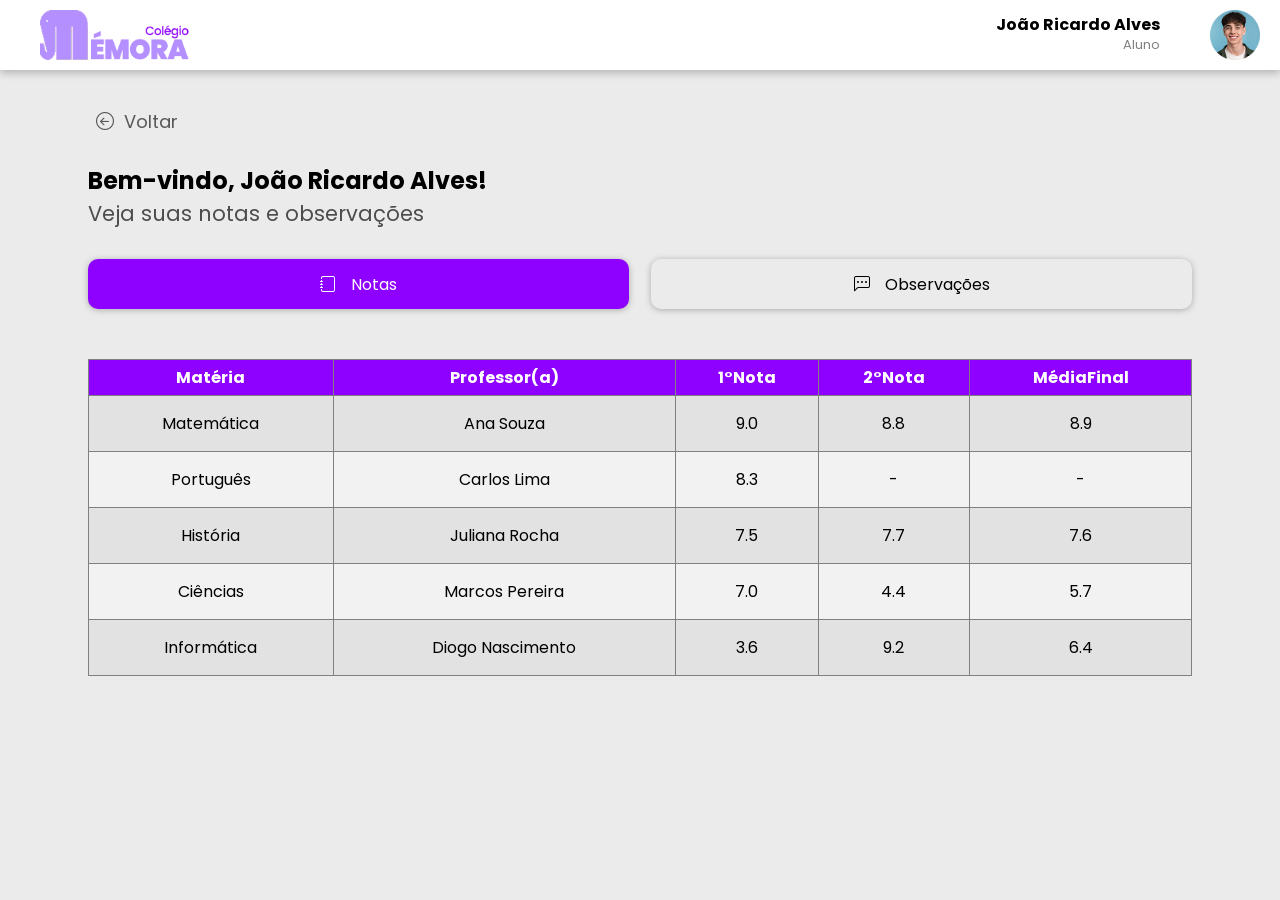
<file: src/main/webapp/Aluno/notasAluno.html>
<!DOCTYPE html>
<html lang="en">

<head>
    <meta charset="UTF-8">
    <meta name="viewport" content="width=device-width, initial-scale=1.0">
    <title>Colégio Mémora</title>
    <link rel="stylesheet" href="notasAluno.css">
    <link rel="preconnect" href="https://fonts.googleapis.com">
    <link rel="preconnect" href="https://fonts.gstatic.com" crossorigin>
    <link href="https://fonts.googleapis.com/css2?family=Poppins:wght@300;400;500;600&display=swap" rel="stylesheet">
    <link rel="stylesheet" href="https://cdn.jsdelivr.net/npm/bootstrap-icons@1.13.1/font/bootstrap-icons.min.css">
</head>

<body>

    <header>
        <img src="/src/main/webapp/WEB-INF/assets/logo.png" alt="logo do colégio Mémora" id="logo">

        <div id="info-aluno">
            <div id="nome_classe">
                <p class="text-nome">João Ricardo Alves</p>
                <p class="text-aluno">Aluno</p>
            </div>
            <img src="/src/main/webapp/WEB-INF/assets/Ellipse 9.png" alt="foto de perfil do aluno" id="perfil">
        </div>

    </header>
    <main>
        <a href=""> <!-- Colocar o link para a landing page -->
            <div id="btn-voltar">
                <i class="bi bi-arrow-left-circle"></i>
                <p>Voltar</p>
            </div>
        </a>
        <section id="apresentacao_informacoes">

            <h1 class="titulo-text">Bem-vindo, João Ricardo Alves!</h1>
            <p class="subtitulo-text">Veja suas notas e observações</p>

            <div class="options">
                <div id="aba-notas">
                    <i class="bi bi-journal"></i>
                    <p>Notas</p>
                </div>
                <a href="/src/main/webapp/WEB-INF/Aluno/observacoesAluno.html">
                    <div id="aba-observações">
                        <i class="bi bi-chat-left-dots"></i>
                        <p>Observações</p>
                    </div>
                </a>
            </div>

        </section>

        <section id="table-container">
            <table border="">
                <thead>
                    <tr>
                        <th>
                            <p>Matéria</p>
                        </th>
                        <th>
                            <p>Professor(a)</p>
                        </th>
                        <th>
                            <p>1°Nota</p>
                        </th>
                        <th>
                            <p>2°Nota</p>
                        </th>
                        <th>
                            <p>MédiaFinal</p>
                        </th>
                    </tr>
                </thead>
                <tbody>
                    <tr>
                        <td>
                            <p>Matemática</p>
                        </td>
                        <td>
                            <p>Ana Souza</p>
                        </td>
                        <td>
                            <p>9.0</p>
                        </td>
                        <td>
                            <p>8.8</p>
                        </td>
                        <td>
                            <p>8.9</p>
                        </td>
                    </tr>
                    <tr>
                        <td>
                            <p>Português</p>
                        </td>
                        <td>
                            <p>Carlos Lima</p>
                        </td>
                        <td>
                            <p>8.3</p>
                        </td>
                        <td>
                            <p>-</p>
                        </td>
                        <td>
                            <p>-</p>
                        </td>
                    </tr>
                    <tr>
                        <td>
                            <p>História</p>
                        </td>
                        <td>
                            <p>Juliana Rocha</p>
                        </td>
                        <td>
                            <p>7.5</p>
                        </td>
                        <td>
                            <p>7.7</p>
                        </td>
                        <td>
                            <p>7.6</p>
                        </td>
                    </tr>
                    <tr>
                        <td>
                            <p>Ciências</p>
                        </td>
                        <td>
                            <p>Marcos Pereira</p>
                        </td>
                        <td>
                            <p>7.0</p>
                        </td>
                        <td>
                            <p>4.4</p>
                        </td>
                        <td>
                            <p>5.7</p>
                        </td>
                    </tr>
                    <tr>
                        <td>
                            <p>Informática</p>
                        </td>
                        <td>
                            <p>Diogo Nascimento</p>
                        </td>
                        <td>
                            <p>3.6</p>
                        </td>
                        <td>
                            <p>9.2</p>
                        </td>
                        <td>
                            <p>6.4</p>
                        </td>
                    </tr>
                </tbody>


            </table>
        </section>
    </main>

</body>

</html>
</file>
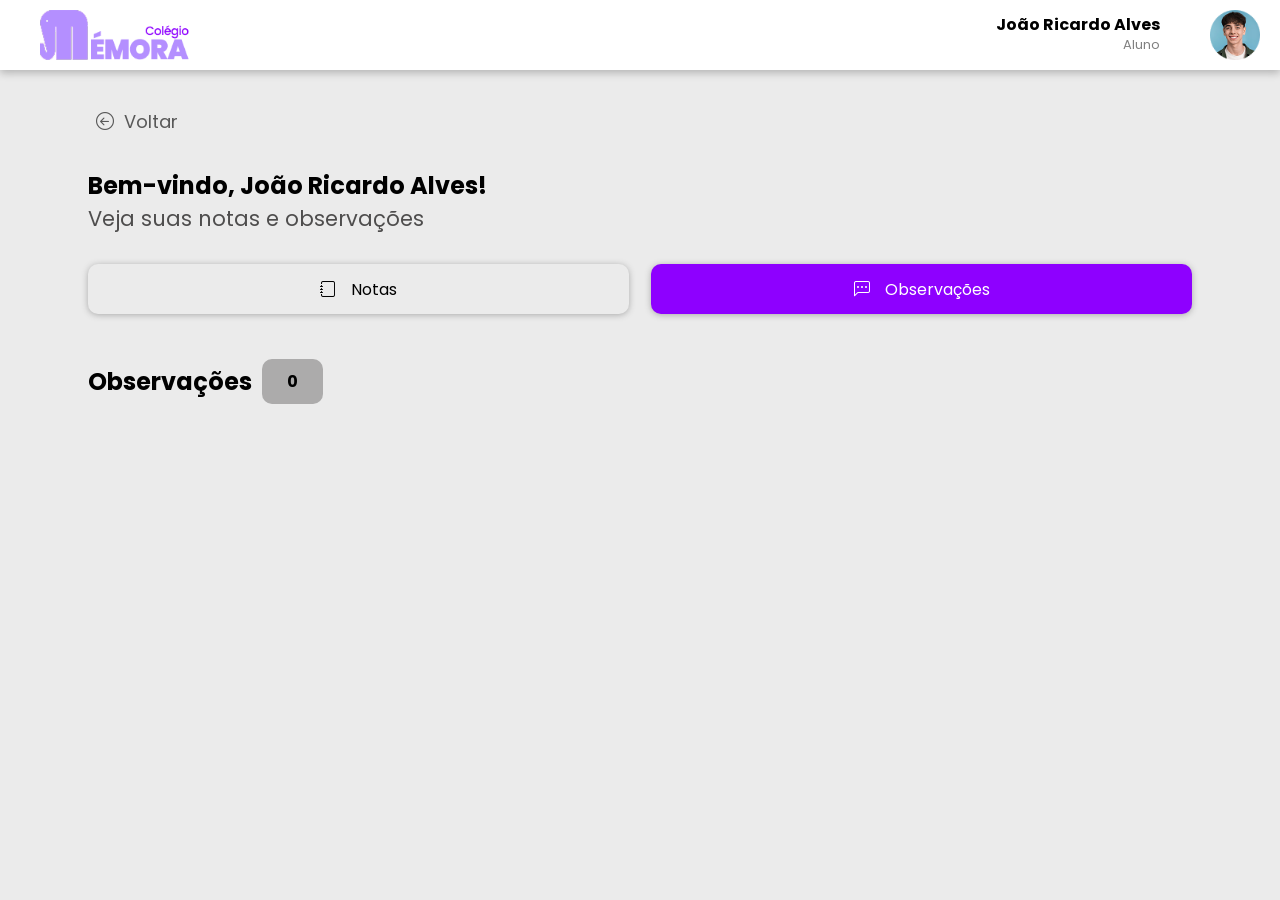
<file: src/main/webapp/Aluno/observacoesAluno.html>
<!DOCTYPE html>
<html lang="en">

<head>
    <meta charset="UTF-8">
    <meta name="viewport" content="width=device-width, initial-scale=1.0">
    <title>Colégio Mémora</title>
    <link rel="stylesheet" href="observacoesAluno.css">
    <link rel="preconnect" href="https://fonts.googleapis.com">
    <link rel="preconnect" href="https://fonts.gstatic.com" crossorigin>
    <link href="https://fonts.googleapis.com/css2?family=Poppins:wght@300;400;500;600&display=swap" rel="stylesheet">
    <link rel="stylesheet" href="https://cdn.jsdelivr.net/npm/bootstrap-icons@1.13.1/font/bootstrap-icons.min.css">
</head>

<body>

    <header>
        <img src="/src/main/webapp/WEB-INF/assets/logo.png" alt="logo do colégio Mémora" id="logo">

        <div id="info-aluno">
            <div id="nome_classe">
                <p class="text-nome">João Ricardo Alves</p>
                <p class="text-aluno">Aluno</p>
            </div>
            <img src="/src/main/webapp/WEB-INF/assets/Ellipse 9.png" alt="foto de perfil do aluno" id="perfil">
        </div>

    </header>

    <main>
        <a href=""> <!-- Colocar o link para a landing page -->
            <div id="btn-voltar">
                <i class="bi bi-arrow-left-circle"></i>
                <p>Voltar</p>
            </div>
        </a>
        <section id="apresentacao_informacoes">
            <h1 class="titulo-text">Bem-vindo, João Ricardo Alves!</h1>
            <p class="subtitulo-text">Veja suas notas e observações</p>

            <div class="options">
                <a href="/src/main/webapp/WEB-INF/Aluno/notasAluno.html">
                    <div id="aba-notas">
                        <i class="bi bi-journal"></i>
                        <p>Notas</p>
                    </div>
                </a>
                <div id="aba-observações">
                    <i class="bi bi-chat-left-dots"></i>
                    <p>Observações</p>
                </div>
            </div>
        </section>

        <section id="titulo-observacoes">
            <h2>Observações</h2>
            <div class="quantidade">
                <p id="contador-obs">0</p>
            </div>
        </section>

        <section id="container-observacoes"></section>
    </main>
</body>

</html>
</file>
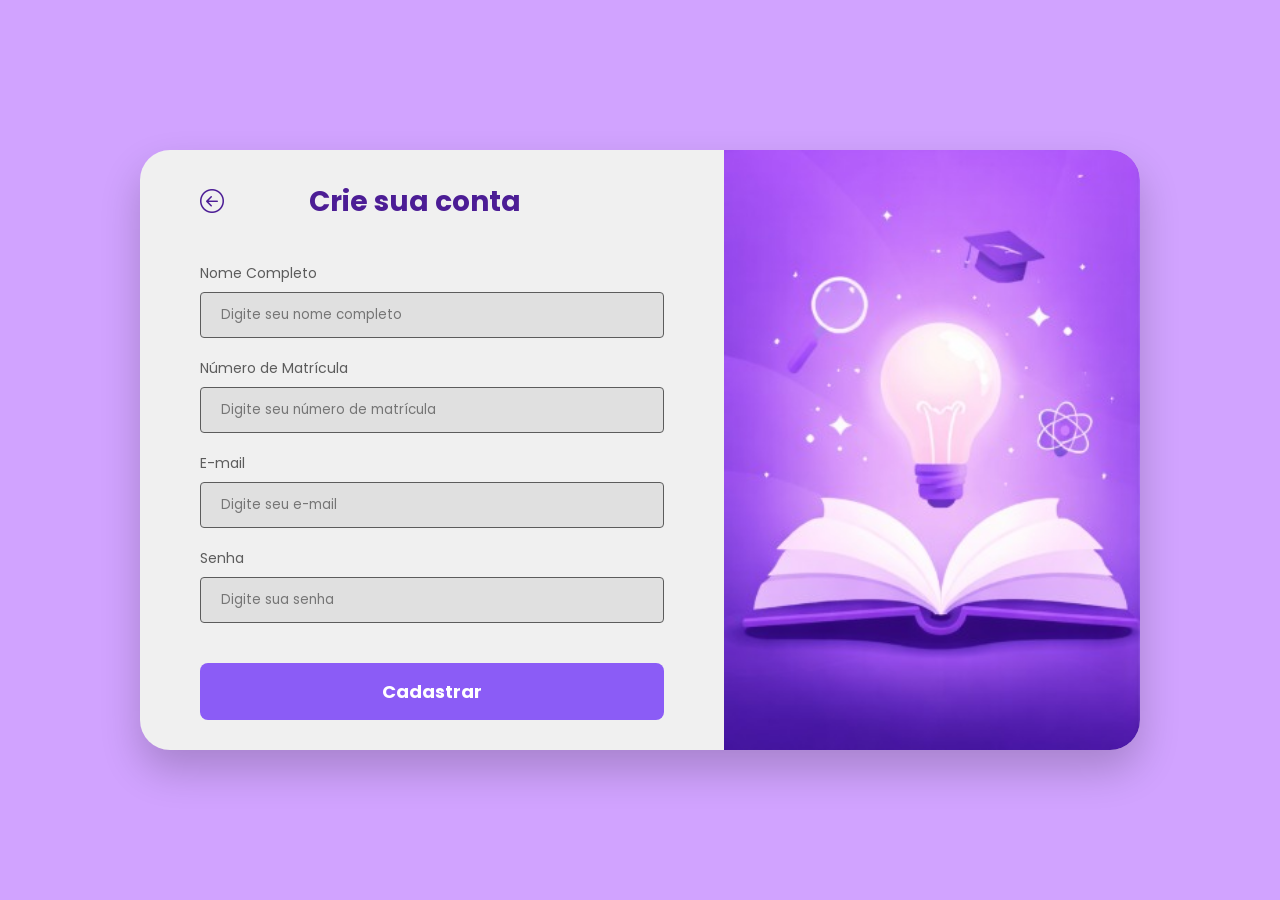
<file: src/main/webapp/Cadastro/cadastro.html>
<!DOCTYPE html>
<html lang="en">

<head>
    <meta charset="UTF-8">
    <meta name="viewport" content="width=device-width, initial-scale=1.0">
    <link rel="stylesheet" href="cadastro.css">
    <title>Sign-in</title>
    <link rel="preconnect" href="https://fonts.googleapis.com">
    <link rel="preconnect" href="https://fonts.gstatic.com" crossorigin>
    <link
        href="https://fonts.googleapis.com/css2?family=Poppins:ital,wght@0,100;0,200;0,300;0,400;0,500;0,600;0,700;0,800;0,900;1,100;1,200;1,300;1,400;1,500;1,600;1,700;1,800;1,900&display=swap"
        rel="stylesheet">
    <link rel="stylesheet" href="https://cdn.jsdelivr.net/npm/bootstrap-icons@1.13.1/font/bootstrap-icons.min.css">
</head>

<body>
    <div class="container">
        <div class="sign-in">
            <div class="header-form">
                <a href="/src/main/webapp/WEB-INF/Login/login.html" class="back-button">
                    <i class="bi bi-arrow-left-circle" id="voltar"></i>
                </a>
                <h1>Crie sua conta</h1>
            </div>
            <form id="cadastroForm">
                <div class="input">
                    <label for="username">Nome Completo</label>
                    <input type="text" id="username" placeholder="Digite seu nome completo" required>
                </div>

                <div class="input">
                    <label for="matricula">Número de Matrícula</label>
                    <input type="text" id="matricula" placeholder="Digite seu número de matrícula" required>
                </div>

                <div class="input">
                    <label for="email">E-mail</label>
                    <input type="email" id="email" placeholder="Digite seu e-mail" required>
                </div>

                <div class="input">
                    <label for="password">Senha</label>
                    <input type="text" id="senha" placeholder="Digite sua senha" required>
                </div>

                <button type="submit" class="btn-cadastrar">Cadastrar</button> <!-- POR FAVOR FAZER ELE GURADAR OS DADOS E  REDIRECIONAR PARA A TELA DE LOGIN, NÃO CONSEGUI PELO TIPO DO BOTÃO SER SUBMIT -->
            </form>
        </div>

        <div id="imagem">
            <img src="/src/main/webapp/WEB-INF/assets/livro com lampada.png" alt="Livro com Lâmpada">
        </div>
</body>

</html>
</file>
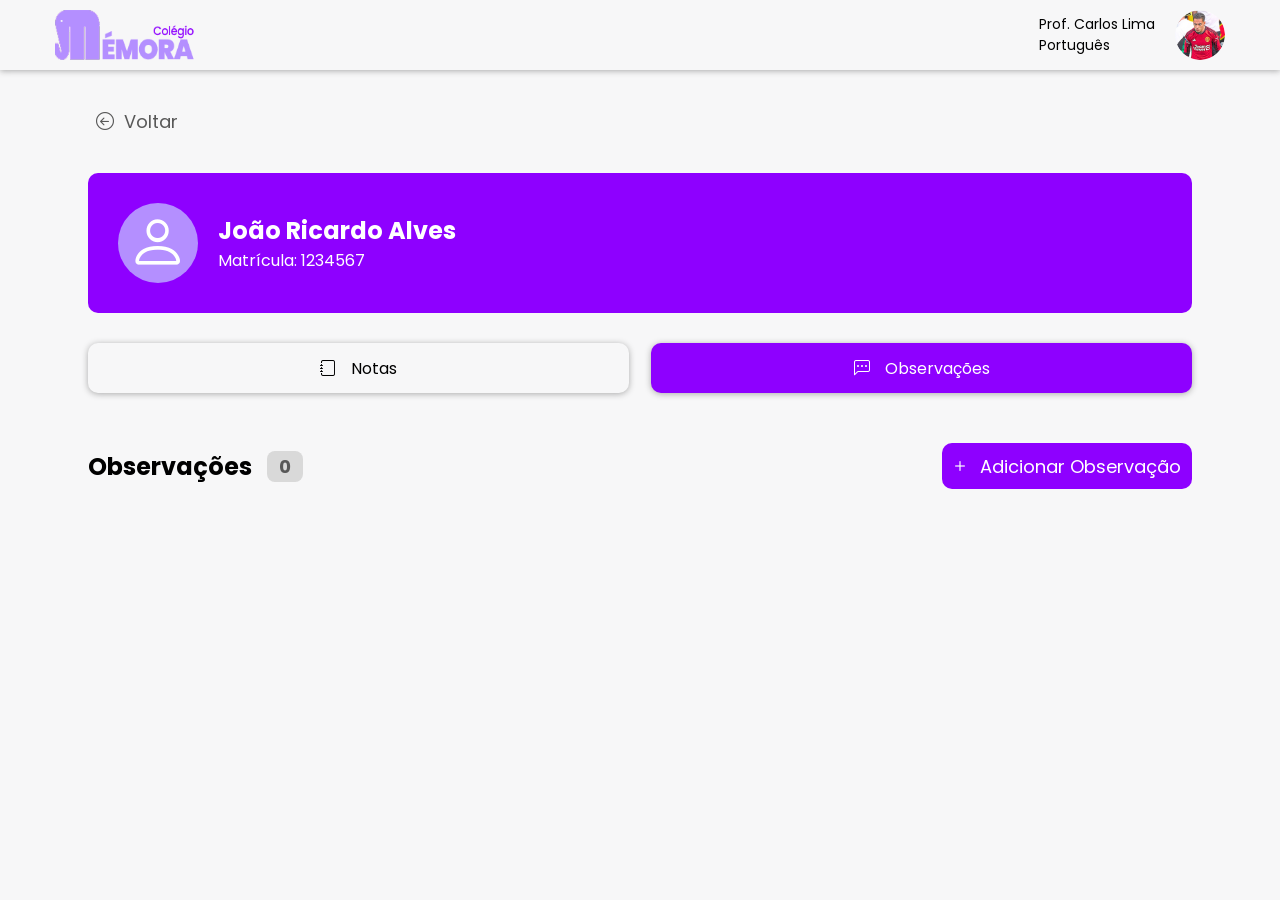
<file: src/main/webapp/pagina-professor/detalhes-do-aluno/telaObservacoes.html>
<!DOCTYPE html>
<html lang="en">

<head>
    <meta charset="UTF-8">
    <meta name="viewport" content="width=device-width, initial-scale=1.0">
    <title>Colégio Mémora</title>
    <link rel="stylesheet" href="telaObservacoes.css">
    <link rel="preconnect" href="https://fonts.googleapis.com">
    <link rel="preconnect" href="https://fonts.gstatic.com" crossorigin>
    <link
        href="https://fonts.googleapis.com/css2?family=Poppins:ital,wght@0,100;0,200;0,300;0,400;0,500;0,600;0,700;0,800;0,900;1,100;1,200;1,300;1,400;1,500;1,600;1,700;1,800;1,900&display=swap"
        rel="stylesheet">
    <link rel="stylesheet" href="https://cdn.jsdelivr.net/npm/bootstrap-icons@1.13.1/font/bootstrap-icons.min.css">
</head>

<body>
    <header>
        <div class="header">
            <img src="/src/main/webapp/WEB-INF/assets/logo.png" alt="logo Colégio Mémora" id="logo">
            <div id="professor">
                <p id="nome-professor">Prof. Carlos Lima <br>Português</p> <!-- Fazer validação com JSP -->
                <img src="/src/main/webapp/WEB-INF/assets/foto de perfil (antony).png" alt="foto de perfil do professor">
                <!-- Fazer validação com JSP -->
            </div>
        </div>
    </header>
    <main>
        <a href="/src/main/webapp/WEB-INF/Professor/Tela Inicial/telaInicial.html">
            <div id="btn-voltar">
                <i class="bi bi-arrow-left-circle"></i>
                <p>Voltar</p>
            </div>
        </a>
        <div class="bloco-aluno">
            <div id="icone-user">
                <i class="bi bi-person"></i>
            </div>
            <div>
                <h2>João Ricardo Alves</h2>
                <p>Matrícula: 1234567</p>
            </div>
        </div>

        <div class="options">
            <a href="/src/main/webapp/WEB-INF/Professor/Detalhes do Aluno/telaNotas.html">
                <div id="aba-notas">
                    <i class="bi bi-journal"></i>
                    <p>Notas</p>
                </div>
            </a>
            <div id="aba-observações">
                <i class="bi bi-chat-left-dots"></i>
                <p>Observações</p>
            </div>
        </div>

        <div id="pre-observacoes">
            <div style="display: flex; align-items: center; gap: 15px;">
                <h2>Observações</h2>
                <span id="contador-obs">0</span>
            </div>
            <button id="btn-adicionar-observacao">
                <i class="bi bi-plus"></i>
                <p>Adicionar Observação</p>
            </button>
        </div>

        <div id="box-nova-observacao" class="card-observacao">
            <h4>Nova observação</h4>
                <textarea id="texto-observacao" placeholder="Digite sua observação..."></textarea>

                <div class="botoes-comentario">
                    <button id="btn-cancelar">Cancelar</button>
                    <button id="btn-enviar">Enviar</button>
                </div>
        </div>

        <div id="container-observacoes"></div>
    </main>
    <script src="/src/main/webapp/WEB-INF/Professor/Detalhes do Aluno/telaObservacoes.js"></script>
</body>

</html>
</file>
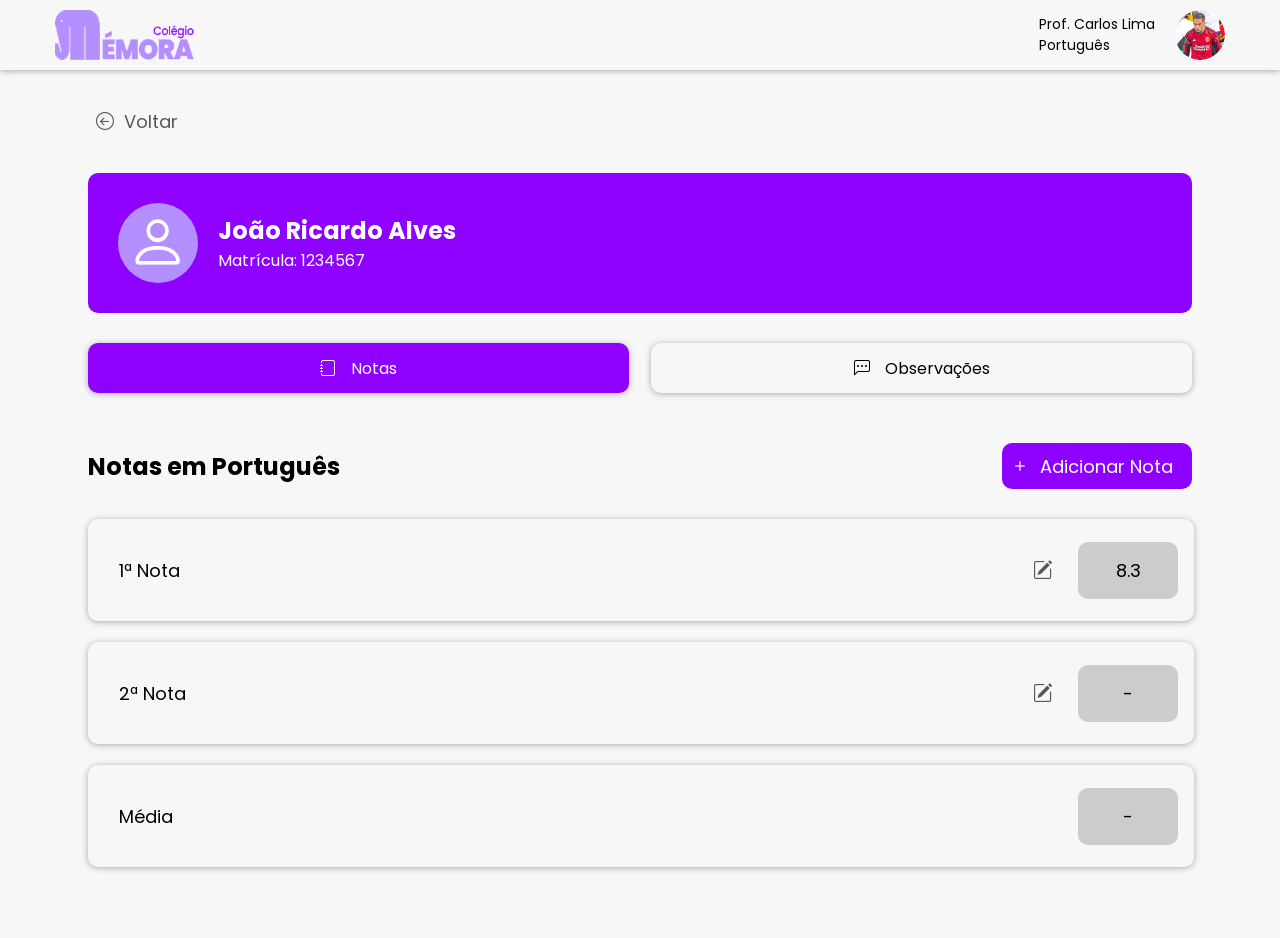
<file: src/main/webapp/Professor/Detalhes do Aluno/telaNotas.html>
<!DOCTYPE html>
<html lang="en">

<head>
    <meta charset="UTF-8">
    <meta name="viewport" content="width=device-width, initial-scale=1.0">
    <title>Colégio Mémora</title>
    <link rel="stylesheet" href="telaNotas.css">
    <link rel="preconnect" href="https://fonts.googleapis.com">
    <link rel="preconnect" href="https://fonts.gstatic.com" crossorigin>
    <link
        href="https://fonts.googleapis.com/css2?family=Poppins:ital,wght@0,100;0,200;0,300;0,400;0,500;0,600;0,700;0,800;0,900;1,100;1,200;1,300;1,400;1,500;1,600;1,700;1,800;1,900&display=swap"
        rel="stylesheet">
    <link rel="stylesheet" href="https://cdn.jsdelivr.net/npm/bootstrap-icons@1.13.1/font/bootstrap-icons.min.css">
</head>

<body>
    <header>
        <div class="header">
            <img src="/src/main/webapp/WEB-INF/assets/logo.png" alt="logo Colégio Mémora" id="logo">
            <div id="professor">
                <p>Prof. Carlos Lima <br>Português</p> <!-- Fazer validação com JSP -->
                <img src="/src/main/webapp/WEB-INF/assets/foto de perfil (antony).png" alt="foto de perfil do professor">
                <!-- Fazer validação com JSP -->
            </div>
        </div>
    </header>
    <main>
        <a href="/src/main/webapp/WEB-INF/Professor/Tela Inicial/telaInicial.html">
            <div id="btn-voltar">
                <i class="bi bi-arrow-left-circle"></i>
                <p>Voltar</p>
            </div>
        </a>
        <div class="bloco-aluno">
            <div id="icone-user">
                <i class="bi bi-person"></i>
            </div>
            <div>
                <h2>João Ricardo Alves</h2>
                <p>Matrícula: 1234567</p>
            </div>
        </div>

        <div class="options">
            <div id="aba-notas">
                <i class="bi bi-journal"></i>
                <p>Notas</p>
            </div>
            <a href="/src/main/webapp/WEB-INF/Professor/Detalhes do Aluno/telaObservacoes.html">
                <div id="aba-observações">
                    <i class="bi bi-chat-left-dots"></i>
                    <p>Observações</p>
                </div>
            </a>
        </div>

        <div id="pre-notas">
            <h2>Notas em Português</h2>
            <button id="btn-adicionar-nota">
                <i class="bi bi-plus"></i>
                <p>Adicionar Nota</p>
            </button>
        </div>

        <div id="box-adicionar-nota">
            <h3>Lançamento de Nota</h3>

            <div class="inputs-nota">
                <select>
                    <option>1ª Nota</option>
                    <option>2ª Nota</option>
                </select>

                <input type="number" id="nota-atribuida" placeholder="Digite a nota">
            </div>

            <div class="botoes-nota">
                <button id="cancelar-nota">Cancelar</button>
                <button id="salvar-nota">Concluir</button>
            </div>
        </div>

        <div id="box-editar-nota" style="display:none">

            <h3 id="titulo-edicao"></h3>

            <div id="bloco-digitar-nota">
                <input type="number" id="input-nota" placeholder="Digite a nova nota">

                <div class="botoes">
                    <button id="cancelar-edicao">Cancelar</button>
                    <button id="salvar-edicao">Salvar</button>
                </div>
            </div>

        </div>

        <div class="notas-container">
            <div class="nota-card" data-nota="1">
                <p>1ª Nota</p>
                <div class="edit-grade-and-grade">
                    <i class="bi bi-pencil-square editar-nota"></i>
                    <p class="valor-nota">8.3</p>
                </div>
            </div>
            <div class="nota-card" data-nota="2">
                <p>2ª Nota</p>
                <div class="edit-grade-and-grade">
                    <i class="bi bi-pencil-square editar-nota"></i>
                    <p class="valor-nota">-</p>
                </div>
            </div>
            <div class="nota-card">
                <p>Média</p>
                <div class="edit-grade-and-grade">
                    <p>-</p>
                </div>
            </div>

        </div>
    </main>
    <script src="/src/main/webapp/WEB-INF/Professor/Detalhes do Aluno/telaNotas.js"></script>
</body>

</html>
</file>
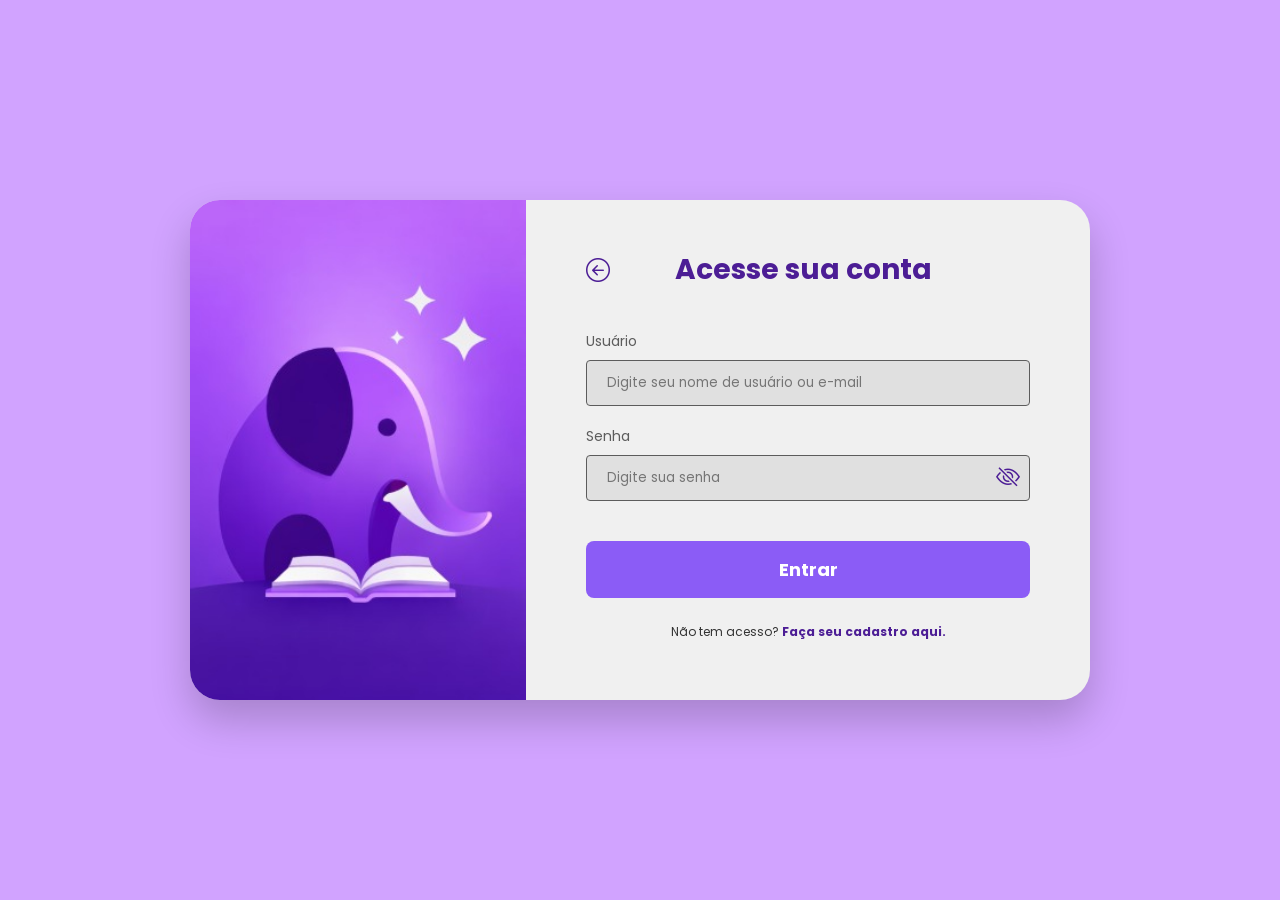
<file: src/main/webapp/WEB-INF/Login/login.html>
<!DOCTYPE html>
<html lang="pt-br">

<head>
    <meta charset="UTF-8">
    <meta name="viewport" content="width=device-width, initial-scale=1.0">
    <link rel="stylesheet" href="login.css">
    <title>Login</title>
    <link rel="preconnect" href="https://fonts.googleapis.com">
    <link rel="preconnect" href="https://fonts.gstatic.com" crossorigin>
    <link
        href="https://fonts.googleapis.com/css2?family=Poppins:ital,wght@0,100;0,200;0,300;0,400;0,500;0,600;0,700;0,800;0,900;1,100;1,200;1,300;1,400;1,500;1,600;1,700;1,800;1,900&display=swap"
        rel="stylesheet">
    <link rel="stylesheet" href="https://cdn.jsdelivr.net/npm/bootstrap-icons@1.13.1/font/bootstrap-icons.min.css">
</head>

<body>
    <div class="container">
        <div id="imagem">
            <img src="/src/main/webapp/WEB-INF/assets/elefante roxo.png" alt="Elefante Roxo">
        </div>

        <div class="form-side">
            <div class="header-form">
                <a href="#" class="back-button">
                    <i class="bi bi-arrow-left-circle" id="voltar"></i>
                </a>
                <h1>Acesse sua conta</h1>
            </div>

            <form id="loginForm">
                <div class="input">
                    <label for="username">Usuário</label>
                    <input type="text" id="username" placeholder="Digite seu nome de usuário ou e-mail" required>
                </div>

                <div class="input">
                    <label for="password">Senha</label>
                    <div class="campo-senha">
                        <input type="password" id="senha" placeholder="Digite sua senha" required>
                        <i class="bi bi-eye-slash" id="botao-senha" onclick="mostrarSenha()"></i>
                    </div>
                </div>

                <a href=""><button type="button" class="btn-entrar" onclick="handleLogin()">Entrar</button></a> 
                 <!-- Fazer validação com  JSP-->
            </form>

            <div class="footer-link">
                <p>Não tem acesso? <a href="/src/main/webapp/WEB-INF/Cadastro/cadastro.html">Faça seu cadastro aqui.</a></p>
            </div>
        </div>
    </div>
    <script src="/src/main/webapp/WEB-INF/Login/login.js"></script>
</body>

</html>

</html>
</file>
<file: src/main/webapp/Aluno/notasAluno.css>
*{
    font-family: "Poppins", sans-serif;
    margin: 0%;
    padding: 0%;
}

body{
    background-color: #ebebeb;

}

/* HEADER */

header{
    width: 100%;
    height: 70px;
    background-color: rgb(255, 255, 255);
    display: flex;
    justify-content: space-between;
    
    box-shadow: rgba(0, 0, 0, 0.24) 0px 3px 8px;
}

#logo{
    width: 150px;
    height: 50px;
    margin-top: 10px;
    margin-left: 40px;
}

#info-aluno{
    display: flex;
    align-items: center;
    gap: 50px;
}

#nome_classe{
    display: flex;
    flex-direction: column;
    text-align: right;
    line-height: 0cm;
}

#perfil{
    width: 50px;
    height: 50px;
    margin-right: 20px;
}

.text-nome{
    font-weight: bold;
}
.text-aluno{
    color: gray;
    margin-top: 20px;
    font-size: small;
}

/* MAIN */
main {
    margin-top: 30px;
    margin-bottom: 70px;
    margin-left: 88px;
    margin-right: 88px;
}

#btn-voltar {
    width: min-content;
    padding: 8px;
    border-radius: 10px;
    display: flex;
    align-items: center;
    gap: 10px;
    color: #585858;
    font-size: 18px;
    cursor: pointer
}

#btn-voltar:hover {
    color: #ffffff;
    background-color: #8E00FF;
    transform: scale(1.05);
    transition: all 0.3s ease-out;
}

a {
    text-decoration: none;
    color: inherit;
    width: min-content;
}

/* PÁGINAS */

#apresentacao_informacoes{  /* primeira section */
    margin-top: 20px;
}

.setores-img{
    width: 20px;
}

.titulo-text{
    font-weight: bolder;
}
.subtitulo-text{
    color: rgb(78, 77, 77);
    font-size: 21px;
}

.options {
    display: flex;
    justify-content: space-between;
    margin-top: 30px;
}

#aba-notas,
.options a {
    width: 49%;
    height: 50px;
    border-radius: 10px;
    display: flex;
    align-items: center;
    justify-content: center;
    gap: 15px;
    box-shadow: 0px 1px 6px rgb(170, 170, 170);
}

#aba-notas {
    background-color: #8E00FF;
    color: white;
}

.options a:hover {
    background-color: #8E00FF;
    color: white;
    cursor: pointer;
    transition: all 0.3s ease-out;
}

#aba-observações {
    display: flex;
    gap: 15px;
}




/* TABELA */

table {
    width: 100%;
    border-collapse: collapse;
    margin: auto;
    margin-top: 50px;
}


table td{
    height: 35px;
}
.table-container {
    width: 90%;
    margin: 40px auto;
    box-shadow: 0 8px 20px rgba(0, 0, 0, 0.15);
    border-radius: 10px;
    overflow: hidden;
}

/* Header com gradiente */
thead {
    background: linear-gradient(90deg, #8E00FF, #8E00FF);
    color: white;
}   

th {
    padding: 5px;
    text-align: center;
    font-weight: bold;
    height: 10px;
}

/* Células */
td {
    height: 10px;
    padding: 10px;
    text-align: center;
}

/* Zebra effect */
tbody tr:nth-child(even) {
    background-color: #f2f2f2;
}

tbody tr:nth-child(odd) {
    background-color: #e2e2e2;
}

/* Hover effect */
tbody tr:hover {
    background-color: #b5b5b5;
    transition: 0.3s;
}

/* Cores da média */
.media {
    font-weight: bold;
}







/* FONTES */
.poppins-light {
    font-family: "Poppins", sans-serif;
    font-weight: 300;
    font-style: normal;
}

.poppins-regular {
    font-family: "Poppins", sans-serif;
    font-weight: 400;
    font-style: normal;
}

.poppins-medium {
    font-family: "Poppins", sans-serif;
    font-weight: 500;
    font-style: normal;
}

.poppins-semibold {
    font-family: "Poppins", sans-serif;
    font-weight: 600;
    font-style: normal;
}
</file>
<file: src/main/webapp/Aluno/observacoesAluno.css>
*{
    font-family: "Poppins", sans-serif;
    margin: 0%;
    padding: 0%;
}

body{
    background-color: #ebebeb;

}

/* HEADER */

header{
    width: 100%;
    height: 70px;
    background-color: rgb(255, 255, 255);
    display: flex;
    justify-content: space-between;
    
    box-shadow: rgba(0, 0, 0, 0.24) 0px 3px 8px;
}

#logo{
    width: 150px;
    height: 50px;
    margin-top: 10px;
    margin-left: 40px;
}

#info-aluno{
    display: flex;
    align-items: center;
    gap: 50px;
}

#nome_classe{
    display: flex;
    flex-direction: column;
    text-align: right;
    line-height: 0cm;
}

#perfil{
    width: 50px;
    height: 50px;
    margin-right: 20px;
}

.text-nome{
    font-weight: bold;
}
.text-aluno{
    color: gray;
    margin-top: 20px;
    font-size: small;
}

/* MAIN */
main {
    margin-top: 30px;
    margin-bottom: 70px;
    margin-left: 88px;
    margin-right: 88px;
}

#btn-voltar {
    width: min-content;
    padding: 8px;
    border-radius: 10px;
    display: flex;
    align-items: center;
    gap: 10px;
    color: #585858;
    font-size: 18px;
    cursor: pointer
}

#btn-voltar:hover {
    color: #ffffff;
    background-color: #8E00FF;
    transform: scale(1.05);
    transition: all 0.3s ease-out;
}

a {
    text-decoration: none;
    color: inherit;
    width: min-content;
}

/* PÁGINAS */

#apresentacao_informacoes{  /* primeira section */
    margin-top: 25px;
}

.setores-img{
    width: 20px;
}

.titulo-text{
    font-weight: bolder;
}
.subtitulo-text{
    color: rgb(78, 77, 77);
    font-size: 21px;
}

.options {
    display: flex;
    justify-content: space-between;
    margin-top: 30px;
}

.options a,
#aba-observações {
    width: 49%;
    height: 50px;
    border-radius: 10px;
    display: flex;
    align-items: center;
    justify-content: center;
    gap: 15px;
    box-shadow: 0px 1px 6px rgb(170, 170, 170);
}

#aba-notas {
    display: flex;
    gap: 15px;
}

#aba-observações {
    background-color: #8E00FF;
    color: white;
}

.options a:hover {
    background-color: #8E00FF;
    color: white;
    cursor: pointer;
    transition: all 0.3s ease-out;
}

#titulo-observacoes{
    display: flex;
    align-items: center;
    margin-top: 45px;
}
.quantidade{
    background-color: rgb(172, 171, 171);
    padding: 10px 25px;
    border-radius: 10px;
    margin-left: 10px;
    font-weight: bold;
}
</file>
<file: src/main/webapp/Cadastro/cadastro.css>
* {
    margin: 0;
    padding: 0;
    box-sizing: border-box;
    font-family: Poppins, sans-serif;
}

body {
    background-color: #d1a3ff;
    height: 100vh;
    display: flex;
    justify-content: center;
    align-items: center;
}

.container {
    background-color: #f0f0f0;
    width: 1000px;
    height: 600px;
    display: flex;
    border-radius: 30px;
    overflow: hidden;
    box-shadow: 0 20px 40px rgba(0,0,0,0.2);
}

#imagem {
    max-width: 100%;
    height: auto;
}

#imagem img {
    height: 100%;
}

.sign-in {
    flex: 1.2;
    padding: 40px 60px;
    display: flex;
    flex-direction: column;
    justify-content: center;
}

.header-form {
    display: flex;
    align-items: center;
    gap: 85px;
    margin-bottom: 40px;
}

.header-form h1 {
    color: #4c1d95;
    font-size: 28px;
    font-weight: 700;
}

.header-form a {
    font-size: 1.5rem;
    color: #4c1d95;
}

.input {
    margin-bottom: 20px;
}

.input label {
    display: block;
    color: #5c5c5c;
    margin-bottom: 8px;
    font-size: 14px;
}

input {
    width: 100%;
    padding: 12px 50px 12px 20px;
    border: 1px solid #5c5c5c;
    background-color: #e0e0e0;
    border-radius: 4px;
}

.btn-cadastrar {
    width: 100%;
    padding: 15px;
    background-color: #8b5cf6;
    color: white;
    border: none;
    border-radius: 8px;
    font-size: 18px;
    font-weight: bold;
    cursor: pointer;
    margin-top: 20px;
    transition: background 0.3s;
}

.btn-cadastrar:hover {
    background-color: #7c3aed;
}
</file>
<file: src/main/webapp/pagina-professor/detalhes-do-aluno/telaObservacoes.css>
* {
    margin: 0;
    padding: 0;
    top: 0;
    bottom: 0;
    font-family: Poppins, sans-serif;
}

body {
    background-color: #F7F7F8;
}

header {
    background-color: #F7F7F8;
    padding: 10px 55px 20px 55px;
    box-shadow: 0px 1px 6px rgb(170, 170, 170);
    height: 40px;
}

.header {
    display: flex;
    justify-content: space-between;
}

#logo {
    width: 140px;
    height: 50px;
}

#professor {
    display: flex;
    align-items: center;
    gap: 20px;
}

#professor img {
    width: 50px;
    height: 50px;
    border-radius: 50%;
}

#professor p {
    font-size: 14px;
}

/* MAIN */

main {
    margin-left: 88px;
    margin-right: 88px;
    margin-top: 30px;
    margin-bottom: 70px;
}

#btn-voltar {
    width: min-content;
    padding: 8px;
    border-radius: 10px;
    display: flex;
    align-items: center;
    gap: 10px;
    color: #585858;
    font-size: 18px;
    cursor: pointer
}

#btn-voltar:hover {
    color: #ffffff;
    background-color: #8E00FF;
    transform: scale(1.05);
    transition: all 0.3s ease-out;
}

a {
    text-decoration: none;
    color: inherit;
    width: min-content;
}

/* DADOS DO ALUNO */

.bloco-aluno {
    display: flex;
    align-items: center;
    gap: 20px;
    margin-top: 30px;
    background-color: #8E00FF;
    color: white;
    padding: 30px;
    border-radius: 10px;
}

#icone-user {
    width: 80px;
    height: 80px;
    border-radius: 50%;
    background-color: #B48FFF;
    display: flex;
    align-items: center;
    justify-content: center;
}

#icone-user i {
    font-size: 60px;
}

/* ABAS DE NOTAS E OBSERVAÇÕES */
.options {
    display: flex;
    justify-content: space-between;
    margin-top: 30px;
}

.options a,
#aba-observações {
    width: 49%;
    height: 50px;
    border-radius: 10px;
    display: flex;
    align-items: center;
    justify-content: center;
    gap: 15px;
    box-shadow: 0px 1px 6px rgb(170, 170, 170);
}

#aba-notas {
    display: flex;
    gap: 15px;
}

#aba-observações {
    background-color: #8E00FF;
    color: white;
}

.options a:hover {
    background-color: #8E00FF;
    color: white;
    cursor: pointer;
    transition: all 0.3s ease-out;
}

#pre-observacoes {
    align-items: center;
    margin-top: 50px;
    display: flex;
    justify-content: space-between;
}

/* Estilo do número ao lado do título */
#contador-obs {
    background-color: #D9D9D9;
    color: #585858;
    padding: 2px 12px;
    border-radius: 8px;
    font-weight: bold;
    font-size: 18px;
}

/* Container dos cards */
#container-observacoes {
    margin-top: 20px;
    display: flex;
    flex-direction: column;
    gap: 15px;
}

/* Estilo do Card de Observação (baseado na sua imagem) */
.card-observacao {
    background-color: white;
    padding: 20px;
    border-radius: 10px;
    border: 1px solid #e0e0e0;
    box-shadow: 0px 2px 5px rgba(0,0,0,0.05);
}

.card-observacao h4 {
    font-size: 14px;
    color: #333;
    margin-bottom: 8px;
}

.card-observacao p {
    font-size: 16px;
    color: #555;
}

.card-observacao .data-obs {
    font-size: 11px;
    color: #aaa;
    margin-top: 10px;
}

#btn-adicionar-observacao {
    border: none;
    background-color: #8E00FF;
    width: 250px;
    padding: 8px;
    border-radius: 10px;
    display: flex;
    align-items: center;
    gap: 10px;
    color: #ffffff;
    font-size: 18px;
    cursor: pointer
}

#btn-adicionar-observacao:hover {
    background-color: #B48FFF;
    transform: scale(1.05);
    transition: all 0.3s ease-out;
}

#btn-adicionar-observacao i {
    font-size: 20px;
}

#box-nova-observacao {
    display: none;
    margin-bottom: 20px;
    margin-top: 20px;
}

#box-nova-observacao h4 {
    font-size: 14px;
    color: #8e00ff;
    margin-bottom: 8px;
}

#box-nova-observacao textarea {
    width: 100%;
    height: 80px;
    margin: 10px 0;
    padding: 10px;
    border-radius: 8px;
    border: 1px solid #ddd;
    background: #f1f1f1;
    resize: none;
    box-sizing: border-box;
}

#box-nova-observacao .botoes-comentario {
    display: flex;
    justify-content: flex-end;
    gap: 25px;
}

#btn-cancelar {
    background: #D9D9D9;
    color: #585858;
    border: none;
    padding: 8px 20px;
    border-radius: 8px;
    cursor: pointer;
    font-weight: 600;
}

 #btn-enviar {
    background: #8E00FF;
    color: white;
    border: none;
    padding: 8px 20px;
    border-radius: 8px;
    cursor: pointer;
    font-weight: 600;
}
</file>
<file: src/main/webapp/Professor/Detalhes do Aluno/telaNotas.css>
* {
    margin: 0;
    padding: 0;
    top: 0;
    bottom: 0;
    font-family: Poppins, sans-serif;
}

body {
    background-color: #F7F7F8;
}

header {
    background-color: #F7F7F8;
    padding: 10px 55px 20px 55px;
    box-shadow: 0px 1px 6px rgb(170, 170, 170);
    height: 40px;
}

.header {
    display: flex;
    justify-content: space-between;
}

#logo {
    width: 140px;
    height: 50px;
}

#professor {
    display: flex;
    align-items: center;
    gap: 20px;
}

#professor img {
    width: 50px;
    height: 50px;
    border-radius: 50%;
}

#professor p {
    font-size: 14px;
}

/* MAIN */

main {
    margin-left: 88px;
    margin-right: 88px;
    margin-top: 30px;
}

#btn-voltar {
    width: min-content;
    padding: 8px;
    border-radius: 10px;
    display: flex;
    align-items: center;
    gap: 10px;
    color: #585858;
    font-size: 18px;
    cursor: pointer
}

#btn-voltar:hover {
    color: #ffffff;
    background-color: #8E00FF;
    transform: scale(1.05);
    transition: all 0.3s ease-out;
}

a {
    text-decoration: none;
    color: inherit;
    width: min-content;
}

/* DADOS DO ALUNO */

.bloco-aluno {
    display: flex;
    align-items: center;
    gap: 20px;
    margin-top: 30px;
    background-color: #8E00FF;
    color: white;
    padding: 30px;
    border-radius: 10px;
}

#icone-user {
    width: 80px;
    height: 80px;
    border-radius: 50%;
    background-color: #B48FFF;
    display: flex;
    align-items: center;
    justify-content: center;
}

#icone-user i {
    font-size: 60px;
}

/* ABAS DE NOTAS E OBSERVAÇÕES */
.options {
    display: flex;
    justify-content: space-between;
    margin-top: 30px;
}

#aba-notas,
.options a {
    width: 49%;
    height: 50px;
    border-radius: 10px;
    display: flex;
    align-items: center;
    justify-content: center;
    gap: 15px;
    box-shadow: 0px 1px 6px rgb(170, 170, 170);
}

#aba-notas {
    background-color: #8E00FF;
    color: white;
}

.options a:hover {
    background-color: #8E00FF;
    color: white;
    cursor: pointer;
    transition: all 0.3s ease-out;
}

#aba-observações {
    display: flex;
    gap: 15px;
}

#pre-notas {
    align-items: center;
    margin-top: 50px;
    display: flex;
    justify-content: space-between;
}

#btn-adicionar-nota {
    border: none;
    background-color: #8E00FF;
    width: 190px;
    padding: 8px;
    border-radius: 10px;
    display: flex;
    align-items: center;
    gap: 10px;
    color: #ffffff;
    font-size: 18px;
    cursor: pointer
}

#btn-adicionar-nota:hover {
    background-color: #B48FFF;
    transform: scale(1.05);
    transition: all 0.3s ease-out;
}

#btn-adicionar-nota i {
    font-size: 20px;
}

#box-adicionar-nota {
    display: none;
    /* começa escondida */
    background: #F7F7F8;
    padding: 25px;
    border-radius: 10px;
    box-shadow: 0px 1px 6px rgb(170, 170, 170);
    margin-top: 20px;
}

.inputs-nota {
    display: flex;
    gap: 20px;
    margin-top: 10px;
}

.inputs-nota input,
.inputs-nota select {
    width: 48%;
    padding: 8px;
    border-radius: 6px;
    border: 1px solid #ccc;
}

.botoes-nota {
    margin-top: 20px;
    display: flex;
    justify-content: flex-end;
    gap: 10px;
}

#cancelar-nota,
#salvar-nota {
    padding: 10px 30px;
    border-radius: 10px;
    border: none;
    font-size: 16px;
    cursor: pointer;
}

#cancelar-nota {
    background-color: #D9D9D9;
    color: #000000;
}

#cancelar-nota:hover {
    background-color: #888888;
    color: white;
    transition: all 0.3s ease-out;
}

#salvar-nota {
    background-color: #8E00FF;
    color: white;
}

#salvar-nota:hover {
    background-color: #B48FFF;
    transition: all 0.3s ease-out;
}

#box-editar-nota {
    display: none;
    /* começa escondida */
    background: #F7F7F8;
    padding: 25px;
    border-radius: 10px;
    box-shadow: 0px 1px 6px rgb(170, 170, 170);
    margin-top: 20px;
}

#bloco-digitar-nota {
    display: flex;
    justify-content: space-between;
    margin-top: 10px;
}

#box-editar-nota input {
    width: 50%;
    padding: 5px;
    border-radius: 10px;
    font-size: 18px;
    margin-top: 5px;
}

#cancelar-edicao:hover {
    background-color: #888888;
    color: white;
    transition: all 0.3s ease-out;
}

#salvar-edicao {
    background-color: #8E00FF;
    color: white;
}

#salvar-edicao:hover {
    background-color: #B48FFF;
    transition: all 0.3s ease-out;
}

.botoes {
    display: flex;
    gap: 10px;
}

.botoes button {
    padding: 8px 20px;
    border-radius: 10px;
    border: none;
    font-size: 16px;
    cursor: pointer;
}

#cancelar-edicao {
    background-color: #D9D9D9;
    color: #000000;
}

#cancelar-edicao:hover {
    background-color: #888888;
    color: white;
    transition: all 0.3s ease-out;
}

#salvar-edicao {
    background-color: #8E00FF;
    color: white;
}

#salvar-edicao:hover {
    background-color: #B48FFF;
    transition: all 0.3s ease-out;
}
/* NOTAS */

.notas-container {
    margin-top: 30px;
    display: flex;
    flex-direction: column;
    gap: 20px;
    margin-bottom: 70px;
}

.nota-card {
    height: 100px;
    width: 100%;
    background-color: #F7F7F8;
    padding: 1px;
    margin-bottom: 1px;
    border-radius: 10px;
    box-shadow: 0px 1px 6px rgb(170, 170, 170);
    display: flex;
    align-items: center;
    justify-content: space-between;
}

.nota-card p {
    padding: 15px 30px 15px 30px;
    font-size: 18px;
}

.edit-grade-and-grade {
    display: flex;
    gap: 25px;
    margin-left: auto;
    margin-right: 15px;
    align-items: center;
}

.edit-grade-and-grade i {
    font-size: 20px;
    color: #585858;
    cursor: pointer;
}

.edit-grade-and-grade i:hover {
    color: #8E00FF;
    transition: all 0.2s ease-out;
}

.edit-grade-and-grade p {
    background-color: #CCCCCC;
    border-radius: 10px;
    width: 40px;
    color: #000000;
    text-align: center;
}
</file>
<file: src/main/webapp/WEB-INF/Login/login.css>
* {
    margin: 0;
    padding: 0;
    box-sizing: border-box;
    font-family: Poppins, sans-serif;
}

body {
    background-color: #d1a3ff; 
    height: 100vh;
    display: flex;
    justify-content: center;
    align-items: center;
}

.container {
    background-color: #f0f0f0;
    width: 900px;
    height: 500px;
    display: flex;
    border-radius: 30px;
    overflow: hidden;
    box-shadow: 0 20px 40px rgba(0,0,0,0.2);
}

#imagem {
    max-width: 100%;
    height: auto;
}

#imagem img {
    height: 100%;
}

.form-side {
    flex: 1.2;
    padding: 40px 60px;
    display: flex;
    flex-direction: column;
    justify-content: center;
}

.header-form {
    display: flex;
    align-items: center;
    gap: 65px;
    margin-bottom: 40px;
}

.header-form h1 {
    color: #4c1d95;
    font-size: 28px;
    font-weight: 700;
}

.header-form a {
    font-size: 1.5rem;
    color: #4c1d95;
}

.input {
    margin-bottom: 20px;
}

.input label {
    display: block;
    color: #5c5c5c;
    margin-bottom: 8px;
    font-size: 14px;
}

input {
    width: 100%;
    padding: 12px 50px 12px 20px;
    border: 1px solid #5c5c5c;
    background-color: #e0e0e0;
    border-radius: 4px;
    outline: none;
}

.campo-senha {
    position: relative;
    display: flex;
}

.campo-senha i {
    position: absolute;
    font-size: 1.5em;
    right: 10px;
    margin-top: 5px;
    cursor: pointer;
    color: #4c1d95;
}

.btn-entrar {
    width: 100%;
    padding: 15px;
    background-color: #8b5cf6;
    color: white;
    border: none;
    border-radius: 8px;
    font-size: 18px;
    font-weight: bold;
    cursor: pointer;
    margin-top: 20px;
    transition: background 0.3s;
}

.btn-entrar:hover {
    background-color: #7c3aed;
}

.footer-link {
    text-align: center;
    margin-top: 25px;
}

.footer-link p {
    font-size: 12px;
    color: #333;
    margin-bottom: 10px;
}

.footer-link a {
    color: #4c1d95;
    text-decoration: none;
    font-weight: bold;
}
</file>
